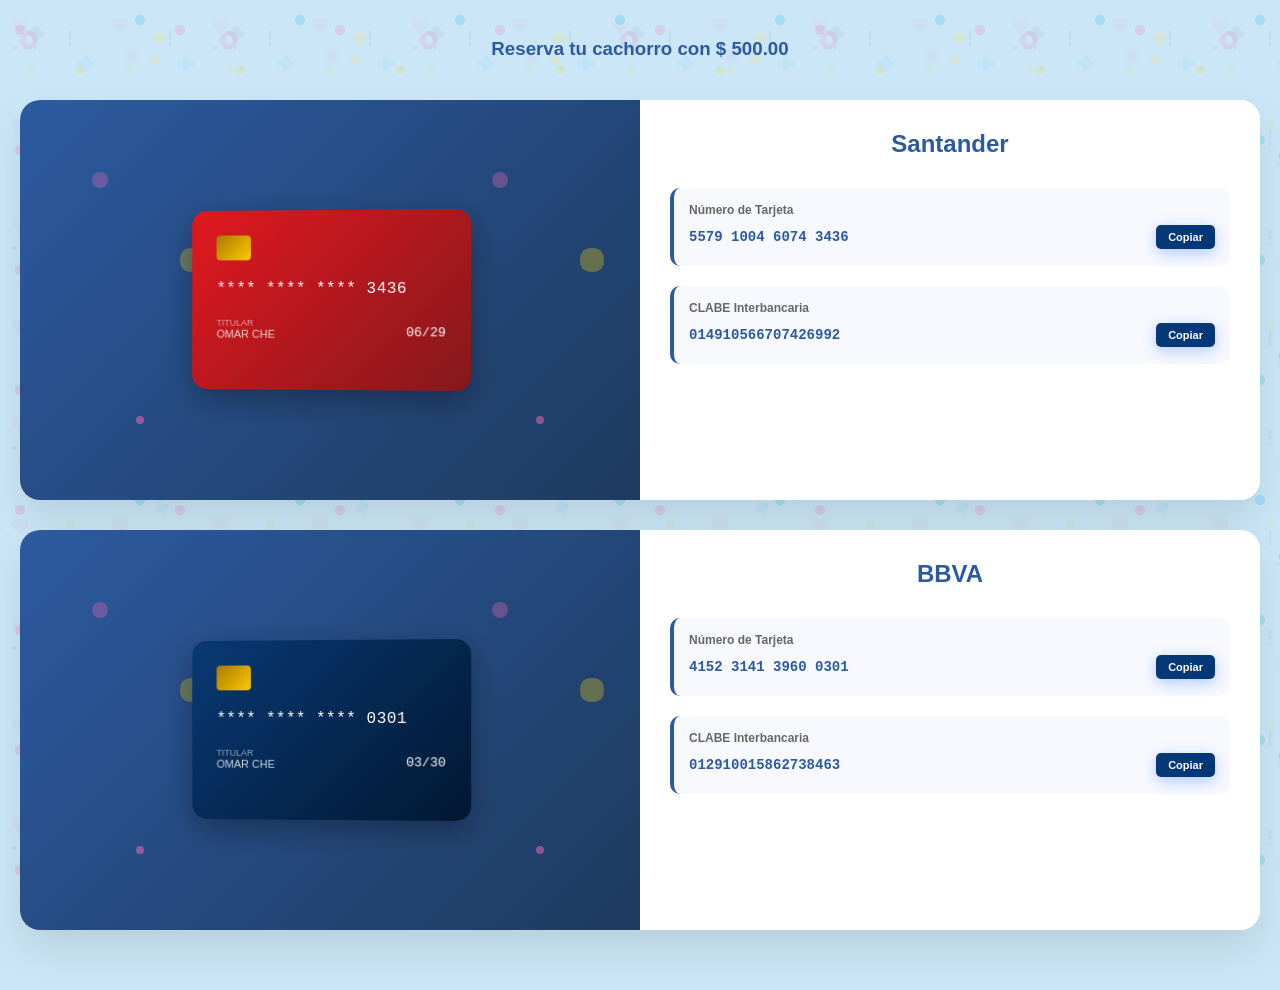
<file: metodos-pagos.html>
<!DOCTYPE html>
<html lang="es">
<head>
    <meta charset="UTF-8">
    <meta name="viewport" content="width=device-width, initial-scale=1.0">
    <title>Metodos de pago</title>
    <style>
        * {
            margin: 0;
            padding: 0;
            box-sizing: border-box;
        }

        body {
            font-family: 'Arial', sans-serif;
            background: rgba(153, 209, 240, 0.5);; /* Fondo blanco en lugar del gradiente beige */
            min-height: 100vh;
            padding: 20px;
            position: relative;
            overflow-x: hidden;
        }

        /* Patrón de fondo principal con mayor opacidad */
        body::before {
            content: '';
            position: fixed;
            top: 0;
            left: 0;
            width: 100%;
            height: 100%;
            background-image: 
                radial-gradient(circle at 20px 30px, #ff69b4 5px, transparent 5px),
                radial-gradient(circle at 80px 70px, #ffd700 4px, transparent 4px),
                radial-gradient(circle at 140px 20px, #00bfff 5px, transparent 5px),
                radial-gradient(circle at 200px 90px, #ff69b4 3px, transparent 3px),
                radial-gradient(circle at 60px 120px, #2c5aa0 4px, transparent 4px);
            background-size: 160px 120px;
            opacity: 0.2; /* Aumentado de 0.1 a 0.2 */
            z-index: -2;
        }

        /* Patrón adicional con formas kawaii más visible */
        body::after {
            content: '';
            position: fixed;
            top: 0;
            left: 0;
            width: 100%;
            height: 100%;
            background-image: url('data:image/svg+xml,<svg xmlns="http://www.w3.org/2000/svg" viewBox="0 0 200 200"><g fill="%23ff69b4" opacity="0.15"><path d="M20 40c0-5 4-9 9-9s9 4 9 9-4 9-9 9-9-4-9-9zm5 0c0 2 2 4 4 4s4-2 4-4-2-4-4-4-4 2-4 4z"/><path d="M15 50c-1 0-2-1-2-2s1-2 2-2 2 1 2 2-1 2-2 2zm10 0c-1 0-2-1-2-2s1-2 2-2 2 1 2 2-1 2-2 2zm5 0c-1 0-2-1-2-2s1-2 2-2 2 1 2 2-1 2-2 2zm5 0c-1 0-2-1-2-2s1-2 2-2 2 1 2 2-1 2-2 2z"/></g><g fill="%23ffd700" opacity="0.12"><path d="M160 30l-8 8 8 8 8-8z"/><path d="M150 60c0-3 2-5 5-5s5 2 5 5-2 5-5 5-5-2-5-5z"/></g><g fill="%232c5aa0" opacity="0.15"><path d="M80 160c-2-2-2-5 0-7s5-2 7 0 2 5 0 7-5 2-7 0z"/><path d="M120 180l-3-8 8-3 3 8z"/></g></svg>');
            background-size: 200px 200px;
            z-index: -1;
        }

        /* Patrón de huesos y patas con colores de la primera imagen */
        .pattern-overlay {
            position: fixed;
            top: 0;
            left: 0;
            width: 100%;
            height: 100%;
            background-image: url('data:image/svg+xml,<svg xmlns="http://www.w3.org/2000/svg" viewBox="0 0 200 200"><g fill="%232c5aa0" opacity="0.08"><path d="M30 30c-2 0-3 1-3 3s1 3 3 3c1 0 1 0 2 1 0 0 0 1 0 2 0 2 1 3 3 3s3-1 3-3c0-1 0-1 1-2 0 0 1 0 2 0 2 0 3-1 3-3s-1-3-3-3c-1 0-1 0-2-1 0 0 0-1 0-2 0-2-1-3-3-3s-3 1-3 3c0 1 0 1-1 2 0 0-1 0-2 0z"/></g><g fill="%23ff69b4" opacity="0.08"><path d="M130 50c-1-1-3-1-4 0s-1 3 0 4c1 1 1 1 1 2 0 1-1 1-1 2-1 1-1 3 0 4s3 1 4 0c1-1 1-1 2-1 1 0 1 1 2 1 1 1 3 1 4 0s1-3 0-4c-1-1-1-1-1-2 0-1 1-1 1-2 1-1 1-3 0-4s-3-1-4 0c-1 1-1 1-2 1-1 0-1-1-2-1z"/></g><g fill="%23ffd700" opacity="0.1"><path d="M70 120c-3 0-5 2-5 5s2 5 5 5 5-2 5-5-2-5-5-5zm-1 2c0-1 1-1 1-1s1 0 1 1 0 1-1 1-1 0-1-1zm-2 3c0-1 1-1 1-1s1 0 1 1 0 1-1 1-1 0-1-1zm6 0c0-1 1-1 1-1s1 0 1 1 0 1-1 1-1 0-1-1zm-3 3c0-1 1-1 1-1s1 0 1 1 0 1-1 1-1 0-1-1z"/></g><g fill="%2300bfff" opacity="0.08"><path d="M160 100l-5 10 10 5 5-10z"/></g></svg>');
            background-size: 200px 200px;
            z-index: -1;
            opacity: 0.7; /* Alta opacidad para que sea más visible */
        }

        /* Patrón adicional de corazones y huesos */
        .pattern-overlay-2 {
            position: fixed;
            top: 0;
            left: 0;
            width: 100%;
            height: 100%;
            background-image: url('data:image/svg+xml,<svg xmlns="http://www.w3.org/2000/svg" viewBox="0 0 100 100"><path d="M20 20c-2-2-5-2-7 0s-2 5 0 7l7 7 7-7c2-2 2-5 0-7s-5-2-7 0z" fill="%23ff69b4" opacity="0.07"/><path d="M70 30c-1 0-2 1-2 2s1 2 2 2c1 0 1 0 1 1 0 0 0 1-1 1-1 0-2 1-2 2s1 2 2 2c1 0 1 0 1 1 0 0 0 1-1 1-1 0-2 1-2 2s1 2 2 2c1 0 2-1 2-2s-1-2-2-2c-1 0-1 0-1-1 0 0 0-1 1-1 1 0 2-1 2-2s-1-2-2-2c-1 0-1 0-1-1 0 0 0-1 1-1 1 0 2-1 2-2s-1-2-2-2z" fill="%232c5aa0" opacity="0.08"/><circle cx="30" cy="70" r="5" fill="%23ffd700" opacity="0.09"/><path d="M80 60c-2 0-3 1-3 3s1 3 3 3c1 0 1 0 2 1 0 0 0 1 0 2 0 2 1 3 3 3s3-1 3-3c0-1 0-1 1-2 0 0 1 0 2 0 2 0 3-1 3-3s-1-3-3-3c-1 0-1 0-2-1 0 0 0-1 0-2 0-2-1-3-3-3s-3 1-3 3c0 1 0 1-1 2 0 0-1 0-2 0z" fill="%2300bfff" opacity="0.07"/></svg>');
            background-size: 100px 100px;
            z-index: -1;
            opacity: 0.7;
        }

        .container {
            max-width: 1400px;
            margin: 0 auto;
            position: relative;
            z-index: 1;
        }

        .header {
            text-align: center;
            margin-bottom: 40px;
            color: #2c5aa0;
            position: relative;
        }

        .header h1 {
            font-size: 36px;
            font-weight: bold;
            margin-bottom: 10px;
            text-shadow: 2px 2px 4px rgba(0,0,0,0.1);
        }

        .header p {
            font-size: 16px;
            color: #666;
        }

        .cards-grid {
            display: grid;
            grid-template-columns: repeat(auto-fit, minmax(800px, 1fr));
            gap: 30px;
            margin-bottom: 40px;
        }

        .card-container {
            background: white;
            border-radius: 20px;
            box-shadow: 0 20px 40px rgba(0, 0, 0, 0.1);
            overflow: hidden;
            display: flex;
            min-height: 400px;
            transition: transform 0.3s ease, box-shadow 0.3s ease;
            position: relative;
        }

        .card-container:hover {
            transform: translateY(-5px);
            box-shadow: 0 25px 50px rgba(0, 0, 0, 0.15);
        }

        .card-section {
            flex: 1;
            background: linear-gradient(135deg, #2c5aa0 0%, #1e3a5f 100%);
            display: flex;
            align-items: center;
            justify-content: center;
            padding: 30px;
            position: relative;
        }

        .card-section::before {
            content: '';
            position: absolute;
            top: 0;
            left: 0;
            right: 0;
            bottom: 0;
            background: url('data:image/svg+xml,<svg xmlns="http://www.w3.org/2000/svg" viewBox="0 0 100 100"><circle cx="20" cy="20" r="2" fill="%23ff69b4" opacity="0.3"/><circle cx="80" cy="30" r="1.5" fill="%23ffd700" opacity="0.4"/><circle cx="60" cy="70" r="2.5" fill="%2300bfff" opacity="0.3"/><circle cx="30" cy="80" r="1" fill="%23ff69b4" opacity="0.5"/><path d="M40 40c0-2 1-3 3-3s3 1 3 3-1 3-3 3-3-1-3-3z" fill="%23ffd700" opacity="0.3"/></svg>');
            pointer-events: none;
        }

        .credit-card {
            width: 280px;
            height: 180px;
            border-radius: 15px;
            padding: 25px;
            color: white;
            position: relative;
            box-shadow: 0 10px 30px rgba(0, 0, 0, 0.3);
            transform: perspective(1000px) rotateY(-5deg);
            transition: transform 0.3s ease;
        }

        .credit-card.card-1 {
            background: linear-gradient(135deg, #9A47DB 0%, #4d0574 100%);
        }

        .credit-card.card-2 {
            background: linear-gradient(135deg, #E2181F 0%, #84181c 100%);
        }

        .credit-card.card-3 {
            background: linear-gradient(135deg, #083974 0%, #021832 100%);
        }

        .credit-card:hover {
            transform: perspective(1000px) rotateY(0deg) scale(1.02);
        }

        .card-chip {
            width: 35px;
            height: 25px;
            background: linear-gradient(135deg, #a77a00, #ffc800);
            border-radius: 4px;
            margin-bottom: 20px;
        }

        .card-number {
            font-size: 16px;
            letter-spacing: 0.5px;
            margin-bottom: 20px;
            font-family: 'Courier New', monospace;
        }

        .card-info {
            display: flex;
            justify-content: space-between;
            align-items: end;
        }

        .card-holder {
            font-size: 11px;
            opacity: 0.8;
        }

        .card-expiry {
            font-size: 13px;
            font-family: 'Courier New', monospace;
        }

        .info-section {
            flex: 1;
            padding: 30px;
            background: white;
        }

        .bank-header {
            text-align: center;
            margin-bottom: 30px;
        }

        .bank-name {
            font-size: 24px;
            color: #2c5aa0;
            font-weight: bold;
            margin-bottom: 8px;
        }

        .bank-subtitle {
            color: #666;
            font-size: 13px;
        }

        .info-item {
            margin-bottom: 20px;
            padding: 15px;
            background: #f8f9ff;
            border-radius: 10px;
            border-left: 4px solid #2c5aa0;
        }

        .info-label {
            font-size: 12px;
            color: #666;
            margin-bottom: 6px;
            font-weight: 600;
        }

        .info-value {
            display: flex;
            align-items: center;
            gap: 10px;
        }

        .info-text {
            font-size: 14px;
            font-family: 'Courier New', monospace;
            color: #2c5aa0;
            font-weight: bold;
            flex: 1;
            padding: 6px 0;
        }

        .copy-btn {
            background: linear-gradient(135deg, #083974, #00377a);
            color: white;
            border: none;
            padding: 6px 12px;
            border-radius: 5px;
            cursor: pointer;
            font-size: 11px;
            font-weight: bold;
            transition: all 0.3s ease;
            box-shadow: 0 4px 15px rgba(5, 97, 234, 0.3);
        }

        .copy-btn:hover {
            transform: translateY(-2px);
            box-shadow: 0 6px 20px rgba(51, 145, 246, 0.4);
        }

        .copy-btn:active {
            transform: translateY(0);
        }

        .copy-btn.copied {
            background: linear-gradient(135deg, #136b8b, #136b8b);
            box-shadow: 0 4px 15px rgba(7, 56, 214, 0.3);
        }

        .notification {
            position: fixed;
            top: 20px;
            right: 20px;
            background: linear-gradient(135deg, #136b8b, #136b8b);
            color: white;
            padding: 15px 25px;
            border-radius: 10px;
            box-shadow: 0 10px 30px rgba(0, 0, 0, 0.2);
            transform: translateX(400px);
            transition: transform 0.3s ease;
            font-weight: bold;
            z-index: 1000;
        }

        .notification.show {
            transform: translateX(0);
        }

        @media (max-width: 1200px) {
            .cards-grid {
                grid-template-columns: 1fr;
            }
        }

        @media (max-width: 768px) {
            .card-container {
                flex-direction: column;
                min-height: auto;
            }
            
            .card-section {
                padding: 25px;
            }
            
            .credit-card {
                width: 250px;
                height: 160px;
                transform: none;
            }
            
            .info-section {
                padding: 25px;
            }

            .cards-grid {
                grid-template-columns: 1fr;
                gap: 20px;
            }
        }
    </style>
</head>
<body>
    <!-- Capas adicionales de patrones -->
    <div class="pattern-overlay"></div>
    <div class="pattern-overlay-2"></div>
    
    <div class="container">
        <div class="header">
            <br>
            <h3>Reserva tu cachorro con $ 500.00</h3>
        </div> 

        <div class="cards-grid">
            <!--
            <div class="card-container">
                <div class="card-section">
                    <div class="credit-card card-1">
                        <div class="card-chip"></div>
                        <div class="card-number">**** **** **** 7793</div>
                        <div class="card-info">
                            <div class="card-holder">
                                <div style="font-size: 9px; opacity: 0.7;">TITULAR</div>
                                <div>OMAR CHE</div>
                            </div>
                            <div class="card-expiry">12/28</div>
                        </div>
                    </div>
                </div>
                
                <div class="info-section">
                    <div class="bank-header">
                        <div class="bank-name">OXXO Spin</div>
                    </div>
                    
                    <div class="info-item">
                        <div class="info-label">Número de Tarjeta</div>
                        <div class="info-value">
                            <div class="info-text" id="cardNumber1">4217 4700 5290 7793</div>
                            <button class="copy-btn" onclick="copyToClipboard('cardNumber1', this)">
                                Copiar
                            </button>
                        </div>
                    </div>
                    
                    <div class="info-item">
                        <div class="info-label">CLABE Interbancaria</div>
                        <div class="info-value">
                            <div class="info-text" id="clabe1">6469 1014 6401 4609 29</div>
                            <button class="copy-btn" onclick="copyToClipboard('clabe1', this)">
                                Copiar
                            </button>
                        </div>
                    </div>
                </div>
            </div>

        -->

            <!-- Tarjeta 2 -->
            <div class="card-container">
                <div class="card-section">
                    <div class="credit-card card-2">
                        <div class="card-chip"></div>
                        <div class="card-number">**** **** **** 3436</div>
                        <div class="card-info">
                            <div class="card-holder">
                                <div style="font-size: 9px; opacity: 0.7;">TITULAR</div>
                                <div>OMAR CHE</div>
                            </div>
                            <div class="card-expiry">06/29</div>
                        </div>
                    </div>
                </div>
                
                <div class="info-section">
                    <div class="bank-header">
                        <div class="bank-name">Santander</div>
                    </div>
                    
                    <div class="info-item">
                        <div class="info-label">Número de Tarjeta</div>
                        <div class="info-value">
                            <div class="info-text" id="cardNumber2">5579 1004 6074 3436</div>
                            <button class="copy-btn" onclick="copyToClipboard('cardNumber2', this)">
                                Copiar
                            </button>
                        </div>
                    </div>
                    
                    <div class="info-item">
                        <div class="info-label">CLABE Interbancaria</div>
                        <div class="info-value">
                            <div class="info-text" id="clabe2">014910566707426992</div>
                            <button class="copy-btn" onclick="copyToClipboard('clabe2', this)">
                                Copiar
                            </button>
                        </div>
                    </div>
                </div>
            </div>

            <!-- Tarjeta 3 -->
            <div class="card-container">
                <div class="card-section">
                    <div class="credit-card card-3">
                        <div class="card-chip"></div>
                        <div class="card-number">**** **** **** 0301</div>
                        <div class="card-info">
                            <div class="card-holder">
                                <div style="font-size: 9px; opacity: 0.7;">TITULAR</div>
                                <div>OMAR CHE</div>
                            </div>
                            <div class="card-expiry">03/30</div>
                        </div>
                    </div>
                </div>
                
                <div class="info-section">
                    <div class="bank-header">
                        <div class="bank-name">BBVA</div>
                    </div>
                    
                    <div class="info-item">
                        <div class="info-label">Número de Tarjeta</div>
                        <div class="info-value">
                            <div class="info-text" id="cardNumber3">4152 3141 3960 0301</div>
                            <button class="copy-btn" onclick="copyToClipboard('cardNumber3', this)">
                                Copiar
                            </button>
                        </div>
                    </div>
                    
                    <div class="info-item">
                        <div class="info-label">CLABE Interbancaria</div>
                        <div class="info-value">
                            <div class="info-text" id="clabe3">012910015862738463</div>
                            <button class="copy-btn" onclick="copyToClipboard('clabe3', this)">
                                Copiar
                            </button>
                        </div>
                    </div>
                </div>
            </div>
        </div>
    </div>
    
    <div class="notification" id="notification">
        ¡Información copiada!
    </div>

    <script>
        function copyToClipboard(elementId, button) {
            const element = document.getElementById(elementId);
            const text = element.textContent.replace(/\s+/g, '');;
            
            // Crear un elemento temporal para copiar el texto
            const tempInput = document.createElement('input');
            tempInput.value = text;
            document.body.appendChild(tempInput);
            tempInput.select();
            document.execCommand('copy');
            document.body.removeChild(tempInput);
            
            // Cambiar el estado del botón
            const originalText = button.textContent;
            button.textContent = '¡Copiado!';
            button.classList.add('copied');
            
            // Mostrar notificación
            showNotification();
            
            // Restaurar el botón después de 2 segundos
            setTimeout(() => {
                button.textContent = originalText;
                button.classList.remove('copied');
                button.textContent = 'Copiar';
            }, 2000);
        }
        
        function showNotification() {
            const notification = document.getElementById('notification');
            notification.classList.add('show');
            
            setTimeout(() => {
                notification.classList.remove('show');
            }, 3000);
        }
        
        // Efectos de hover en las tarjetas
        document.querySelectorAll('.credit-card').forEach(card => {
            card.addEventListener('mouseenter', function() {
                this.style.transform = 'perspective(1000px) rotateY(0deg) scale(1.10)';
            });
            
            card.addEventListener('mouseleave', function() {
                this.style.transform = 'perspective(1000px) rotateY(-5deg) scale(1)';
            });
        });

        // Animación de entrada escalonada
        document.addEventListener('DOMContentLoaded', function() {
            const cards = document.querySelectorAll('.card-container');
            cards.forEach((card, index) => {
                card.style.opacity = '0';
                card.style.transform = 'translateY(50px)';
                
                setTimeout(() => {
                    card.style.transition = 'opacity 0.6s ease, transform 0.6s ease';
                    card.style.opacity = '1';
                    card.style.transform = 'translateY(0)';
                }, index * 200);
            });
        });
    </script>
</body>
</html>
</file>
